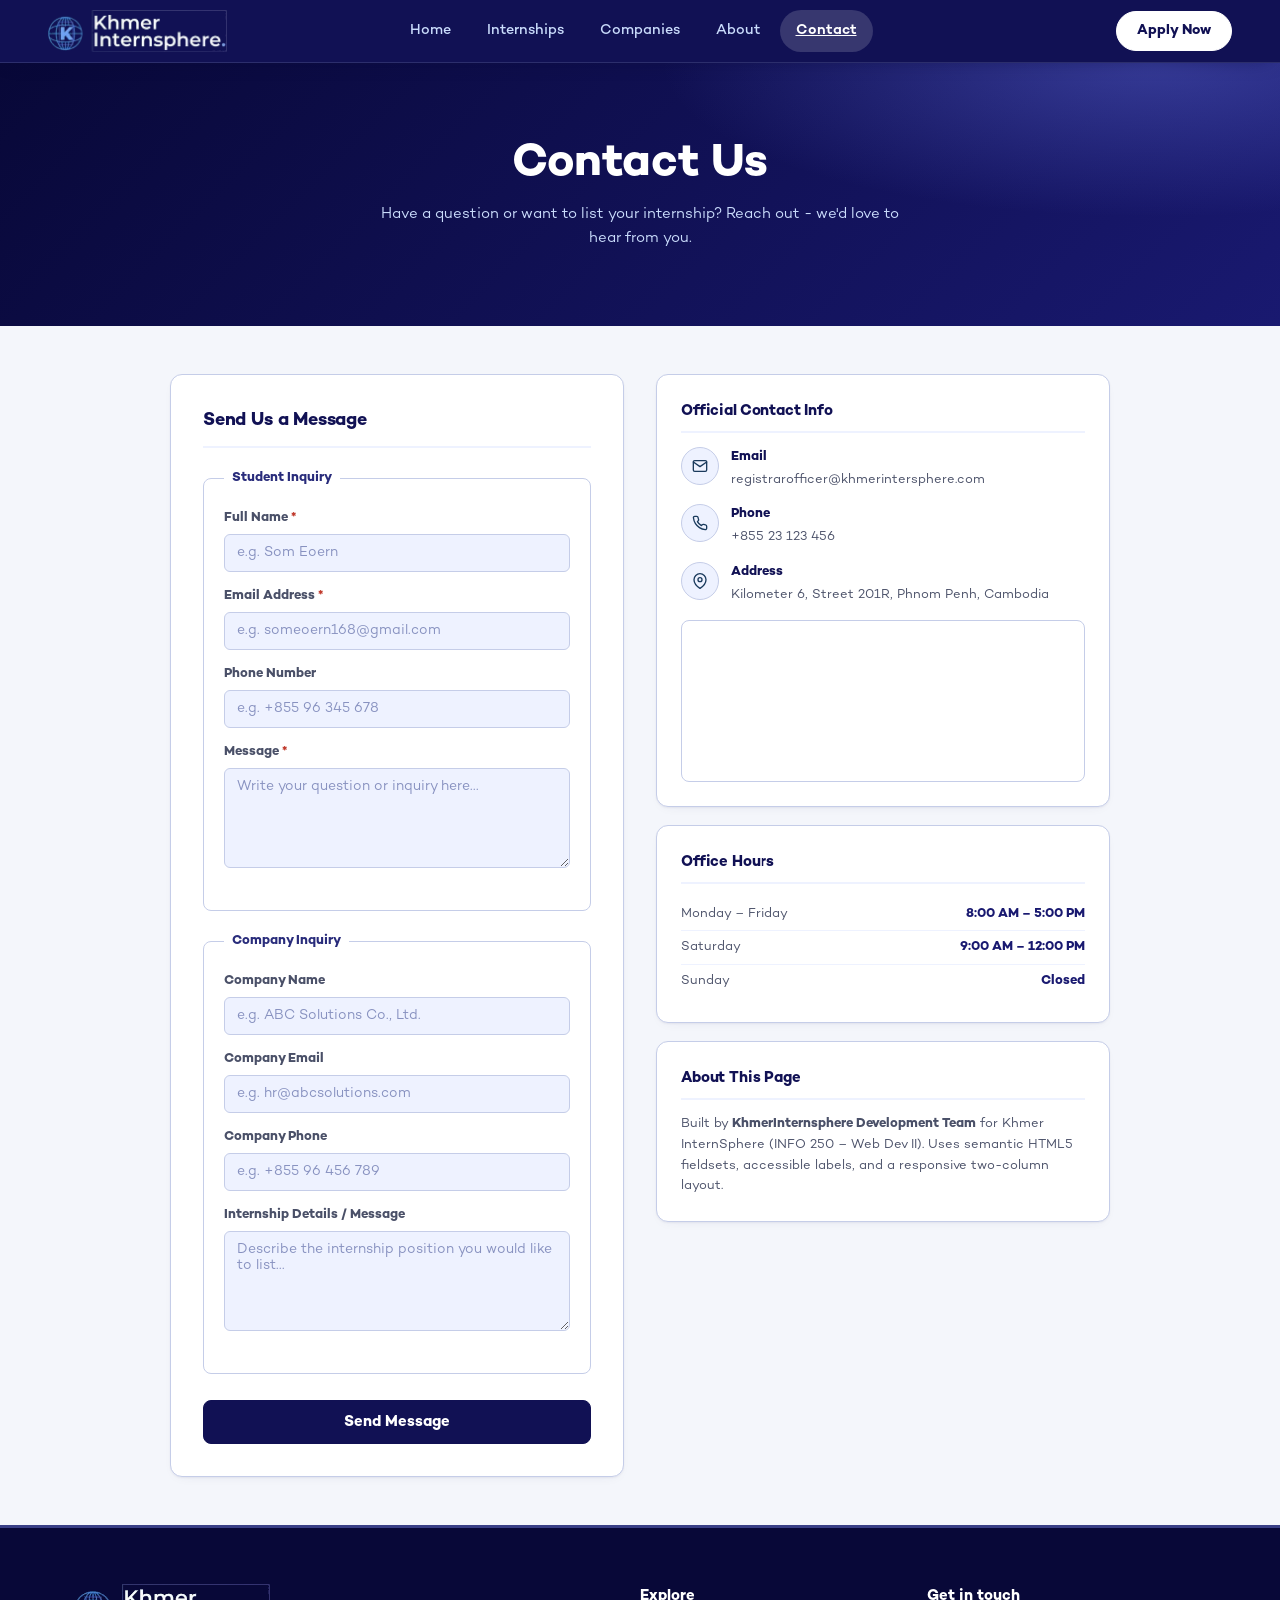
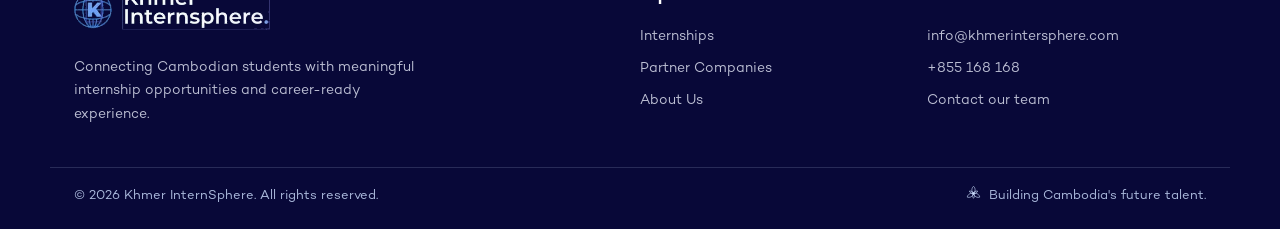
<file: contact.html>
<!DOCTYPE html>
<html lang="en">

<head>
    <meta charset="UTF-8">
    <meta name="viewport" content="width=device-width, initial-scale=1.0">
    <title>Khmer InternSphere</title>
    <link rel="icon" href="assets/favicon.ico" type="image/x-icon">
    <link rel="stylesheet" href="./css/style.css" />
    <link rel="stylesheet" href="./css/contact.css">
    <link rel="stylesheet" href="./css/nav.css" />

</head>

<body>
    <header>
        <div class="logo">
            <a href="home.html" aria-label="Khmer InternSphere home">
                <img src="./img/logo.png" alt="Khmer InternSphere Logo">
            </a>
        </div>
        <button class="burger" id="burgerBtn" aria-label="Toggle navigation" aria-expanded="false">
            <span></span><span></span><span></span>
        </button>
        <nav id="mainNav">
            <a href="home.html" data-i18n="home">Home</a>
            <a href="internships.html" data-i18n="internships">Internships</a>
            <a href="companies.html" data-i18n="companies">Companies</a>
            <a href="about.html" data-i18n="about">About</a>
            <a href="contact.html" data-i18n="contact">Contact</a>
        </nav>
        <div class="header-actions">
            <a class="apply-now" href="internships.html#internshipGrid" data-i18n="applyNow">Apply Now</a>
        </div>
    </header>
    <div class="nav-backdrop" id="navBackdrop"></div>
    <!-- put ur code here  -->

    <!-- ===================== PAGE HERO ===================== -->
    <div class="page-hero">
        <h1 data-i18n="contactHero">Contact Us</h1>
        <p>
            Have a question or want to list your internship? Reach out - we'd love
            to hear from you.
        </p>
    </div>
    <!-- ===================== MAIN CONTENT ===================== -->
    <main>
        <section class="form-card" aria-label="Contact form">
            <h2>Send Us a Message</h2>

            <form id="contact-form" action="#" method="POST" novalidate>
                <fieldset>
                    <legend>Student Inquiry</legend>

                    <div class="form-group">
                        <label for="student-name">Full Name <span class="req" aria-hidden="true">*</span></label>
                        <input type="text" id="student-name" name="student_name" placeholder="e.g. Som Eoern" required
                            aria-required="true" />
                    </div>

                    <div class="form-group">
                        <label for="student-email">Email Address
                            <span class="req" aria-hidden="true">*</span></label>
                        <input type="email" id="student-email" name="student_email"
                            placeholder="e.g. someoern168@gmail.com" required aria-required="true" />
                    </div>

                    <div class="form-group">
                        <label for="student-phone">Phone Number</label>
                        <input type="tel" id="student-phone" name="student_phone" placeholder="e.g. +855 96 345 678" required aria-required="true" />
                    </div>

                    <div class="form-group">
                        <label for="student-message">Message <span class="req" aria-hidden="true">*</span></label>
                        <textarea id="student-message" name="student_message"
                            placeholder="Write your question or inquiry here..." required
                            aria-required="true"></textarea>
                    </div>
                </fieldset>

                <!-- Company Inquiry Fields -->
                <fieldset>
                    <legend>Company Inquiry</legend>

                    <div class="form-group">
                        <label for="company-name">Company Name</label>
                        <input type="text" id="company-name" name="company_name"
                            placeholder="e.g. ABC Solutions Co., Ltd." />
                    </div>

                    <div class="form-group">
                        <label for="company-email">Company Email</label>
                        <input type="email" id="company-email" name="company_email"
                            placeholder="e.g. hr@abcsolutions.com" />
                    </div>

                    <div class="form-group">
                        <label for="company-phone">Company Phone</label>
                        <input type="tel" id="company-phone" name="company_phone" placeholder="e.g. +855 96 456 789" />
                    </div>

                    <div class="form-group">
                        <label for="company-message">Internship Details / Message</label>
                        <textarea id="company-message" name="company_message"
                            placeholder="Describe the internship position you would like to list..."></textarea>
                    </div>
                </fieldset>

                <button type="submit" class="submit-btn">Send Message</button>
            </form>
        </section>
        <aside class="info-sidebar" aria-label="Contact information">
            <div class="info-card">
                <h3>Official Contact Info</h3>

                <div class="contact-item">
                    <div class="contact-icon" aria-hidden="true">
                        <svg viewBox="0 0 24 24" fill="none" stroke="#1a3a5c" stroke-width="2" stroke-linecap="round"
                            stroke-linejoin="round">
                            <path d="M4 4h16c1.1 0 2 .9 2 2v12c0 1.1-.9 2-2 2H4c-1.1 0-2-.9-2-2V6c0-1.1.9-2 2-2z" />
                            <polyline points="22,6 12,13 2,6" />
                        </svg>
                    </div>
                    <div>
                        <strong>Email</strong>
                        <p>registrarofficer@khmerintersphere.com</p>
                    </div>
                </div>

                <div class="contact-item">
                    <div class="contact-icon" aria-hidden="true">
                        <svg viewBox="0 0 24 24" fill="none" stroke="#1a3a5c" stroke-width="2" stroke-linecap="round"
                            stroke-linejoin="round">
                            <path d="M22 16.92v3a2 2 0 01-2.18 2 19.79 19.79 0 01-8.63-3.07
                19.5 19.5 0 01-6-6A19.79 19.79 0 012.12 4.18 2 2 0 014.11 2h3
                a2 2 0 012 1.72c.127.96.361 1.903.7 2.81a2 2 0 01-.45 2.11
                L8.09 9.91a16 16 0 006 6l1.27-1.27a2 2 0 012.11-.45
                c.907.339 1.85.573 2.81.7A2 2 0 0122 16.92z" />
                        </svg>
                    </div>
                    <div>
                        <strong>Phone</strong>
                        <p>+855 23 123 456</p>
                    </div>
                </div>

                <div class="contact-item">
                    <div class="contact-icon" aria-hidden="true">
                        <svg viewBox="0 0 24 24" fill="none" stroke="#1a3a5c" stroke-width="2" stroke-linecap="round"
                            stroke-linejoin="round">
                            <path d="M21 10c0 7-9 13-9 13S3 17 3 10a9 9 0 0118 0z" />
                            <circle cx="12" cy="10" r="3" />
                        </svg>
                    </div>
                    <div>
                        <strong>Address</strong>
                        <p>Kilometer 6, Street 201R, Phnom Penh, Cambodia</p>
                    </div>
                </div>

                <div class="map-embed">
                    <iframe src="https://maps.google.com/maps?q=JW82%2BC95+Phnom+Penh+Cambodia&output=embed&z=16"
                        allowfullscreen loading="lazy" title="Khmer InternSphere location"></iframe>
                </div>
            </div>

            <div class="info-card">
                <h3>Office Hours</h3>
                <table class="hours-table" aria-label="Office hours">
                    <tbody>
                        <tr>
                            <td>Monday – Friday</td>
                            <td>8:00 AM – 5:00 PM</td>
                        </tr>
                        <tr>
                            <td>Saturday</td>
                            <td>9:00 AM – 12:00 PM</td>
                        </tr>
                        <tr>
                            <td>Sunday</td>
                            <td>Closed</td>
                        </tr>
                    </tbody>
                </table>
            </div>

            <div class="info-card">
                <h3>About This Page</h3>
                <p>
                    Built by <strong>KhmerInternsphere Development Team</strong> for Khmer InternSphere (INFO
                    250 – Web Dev II). Uses semantic HTML5 fieldsets, accessible labels,
                    and a responsive two-column layout.
                </p>
            </div>
        </aside>
    </main>




    <footer class="site-footer">
        <div class="footer-content">
            <div class="footer-brand">
                <a class="footer-logo" href="home.html" aria-label="Khmer InternSphere home">
                    <img src="./img/logo.png" alt="Khmer InternSphere">
                </a>
                <p>Connecting Cambodian students with meaningful internship opportunities and career-ready experience.</p>
            </div>
            <div class="footer-links">
                <h2>Explore</h2>
                <a href="internships.html">Internships</a>
                <a href="companies.html">Partner Companies</a>
                <a href="about.html">About Us</a>
            </div>
            <address class="footer-contact">
                <h2>Get in touch</h2>
                <a href="mailto:info@khmerintersphere.com">info@khmerintersphere.com</a>
                <a href="tel:+855168168">+855 168 168</a>
                <a href="contact.html">Contact our team</a>
            </address>
        </div>
        <div class="footer-bottom">
            <p>&copy; 2026 Khmer InternSphere. All rights reserved.</p>
            <p>Building Cambodia's future talent.</p>
        </div>
    </footer>

    <!-- ===================== THANK YOU OVERLAY ===================== -->
    <div id="thankyou-overlay" class="thankyou-overlay" tabindex="-1" role="dialog" aria-modal="true" aria-label="Thank you message">
        <div class="thankyou-card">
            <div class="thankyou-icon">✉️</div>
            <h2>Thank You!</h2>
            <p>This demo validates the form in your browser. It does not send an email.</p>
            <p class="thankyou-sub">— Khmer InternSphere Team</p>
            <button id="back-btn" class="thankyou-back-btn">Back to Contact</button>
        </div>
    </div>

</body>
<script src="js/config.js"></script>
<script src="js/api-client.js"></script>
<script src="js/contact.js"></script>
<script src="js/main.js"></script>
</html>
</file>
<file: css/style.css>
/* ============================================================
   style.css - Khmer InternSphere (global styles, Member 3)
   Link this on EVERY page, before nav.css and the page's own CSS:
     <link rel="stylesheet" href="./css/style.css" />
     <link rel="stylesheet" href="./css/nav.css" />
   Contains: design tokens, reset, base, layout, buttons, hero,
   stats and footer. Header and navigation live in nav.css.
   ============================================================ */

/* =========================
   DESIGN TOKENS
   ========================= */
:root {
    /* colors (same names as before, so other pages keep working) */
    --blue-darkest: #080838;
    --blue-dark: #111154;
    --blue-mid: #191970;
    --blue-light: #292c7b;
    --blue-accent: #393f86;
    --blue-pale: #cadcfc;
    --blue-xpale: #eef2ff;
    --white: #ffffff;
    --gray-light: #f4f6fb;
    --gray-border: #c5cde8;
    --gray-text: #4a5068;
    --red-req: #c0392b;

    /* new tokens */
    --success: #1e8e5a;
    --danger: #c0392b;
    --radius-sm: 8px;
    --radius: 12px;
    --radius-lg: 16px;
    --shadow-sm: 0 1px 2px rgba(17, 17, 84, 0.06), 0 1px 3px rgba(17, 17, 84, 0.08);
    --shadow-md: 0 4px 12px rgba(17, 17, 84, 0.1);
    --shadow-lg: 0 12px 32px rgba(17, 17, 84, 0.16);
    --font: "Inter", "Segoe UI", system-ui, -apple-system, Roboto,
            "Helvetica Neue", Arial, sans-serif;
}

/* =========================
   RESET + BASE
   ========================= */
html {
    scroll-behavior: smooth;
    -webkit-text-size-adjust: 100%;
}

* {
    box-sizing: border-box;
    margin: 0;
    padding: 0;
}

body {
    font-family: var(--font);
    font-size: 15px;
    line-height: 1.6;
    background-color: var(--gray-light);
    color: var(--blue-darkest);
    -webkit-font-smoothing: antialiased;
}

button,
input,
select,
textarea {
    font-family: inherit;
}

img {
    max-width: 100%;
}

:focus-visible {
    outline: 3px solid rgba(57, 63, 134, 0.55);
    outline-offset: 2px;
}

/* =========================
   LAYOUT + TYPOGRAPHY
   ========================= */
.container {
    max-width: 1100px;
    margin: auto;
    padding: 0 20px;
    text-align: center;
}

.section-title {
    font-size: clamp(24px, 3.5vw, 32px);
    font-weight: 800;
    letter-spacing: -0.01em;
    line-height: 1.2;
    color: var(--blue-dark);
    margin-bottom: 14px;
}

.section-title::after {
    content: "";
    display: block;
    width: 44px;
    height: 3px;
    border-radius: 3px;
    background: var(--blue-accent);
    margin: 12px auto 0;
}

.section-text {
    color: var(--gray-text);
    font-size: 16px;
    line-height: 1.75;
}

/* =========================
   BUTTONS
   ========================= */
.btn {
    display: inline-flex;
    align-items: center;
    justify-content: center;
    gap: 6px;
    padding: 12px 26px;
    border: 2px solid transparent;
    border-radius: 10px;
    font-size: 15px;
    font-weight: 700;
    text-decoration: none;
    cursor: pointer;
    transition: transform 0.2s ease, box-shadow 0.2s ease,
                background 0.2s ease, color 0.2s ease;
}

.btn:hover {
    transform: translateY(-2px);
}

.btn-primary {
    background: var(--white);
    color: var(--blue-dark);
    box-shadow: 0 4px 14px rgba(0, 0, 0, 0.18);
}

.btn-primary:hover {
    background: var(--blue-xpale);
    box-shadow: 0 8px 22px rgba(0, 0, 0, 0.24);
}

.btn-outline {
    background: transparent;
    color: var(--white);
    border-color: rgba(255, 255, 255, 0.55);
}

.btn-outline:hover {
    background: rgba(255, 255, 255, 0.1);
    border-color: var(--white);
}

.btn-group {
    display: flex;
    justify-content: center;
    gap: 14px;
    flex-wrap: wrap;
}

/* =========================
   HERO
   ========================= */
.hero {
    position: relative;
    overflow: hidden;
    padding: clamp(64px, 10vw, 112px) 20px;
    background:
        radial-gradient(900px 420px at 88% -10%, rgba(93, 104, 214, 0.45), transparent 60%),
        radial-gradient(600px 300px at 5% 110%, rgba(57, 63, 134, 0.5), transparent 60%),
        linear-gradient(135deg, var(--blue-darkest), var(--blue-mid));
    color: var(--white);
    text-align: center;
}

.hero-flex {
    display: flex;
    justify-content: center;
    align-items: center;
}

.hero h1 {
    max-width: 780px;
    margin: 0 auto 16px;
    font-size: clamp(28px, 4.6vw, 46px);
    font-weight: 800;
    line-height: 1.15;
    letter-spacing: -0.02em;
}

.hero p {
    max-width: 620px;
    margin: 0 auto 32px;
    font-size: clamp(16px, 2vw, 18px);
    line-height: 1.7;
    color: var(--blue-pale);
}

/* =========================
   STATS
   ========================= */
.stats {
    padding: 36px 20px;
    background: var(--blue-dark);
    color: var(--white);
    border-top: 1px solid rgba(202, 220, 252, 0.1);
}

.stats-grid {
    display: flex;
    justify-content: space-around;
    flex-wrap: wrap;
    gap: 24px;
}

.stats-grid h2 {
    font-size: clamp(28px, 4vw, 38px);
    font-weight: 800;
    letter-spacing: -0.02em;
    line-height: 1.1;
}

.stats-grid p {
    margin-top: 4px;
    font-size: 12.5px;
    font-weight: 600;
    letter-spacing: 0.1em;
    text-transform: uppercase;
    color: var(--blue-pale);
}

/* =========================
   FOOTER
   ========================= */
footer {
    background: var(--blue-darkest);
    color: var(--blue-pale);
    text-align: center;
    padding: 36px 20px 28px;
    font-size: 13px;
}

.footer-logo img {
    height: 40px;
    margin-bottom: 12px;
}

footer p {
    max-width: 720px;
    margin: 6px auto;
    color: rgba(202, 220, 252, 0.85);
}

.footer-copy {
    margin-top: 16px;
    padding-top: 16px;
    border-top: 1px solid rgba(202, 220, 252, 0.12);
    color: rgba(202, 220, 252, 0.6);
}

/* Shared site footer */
.logo a {
    display: flex;
    align-items: center;
    border-radius: 6px;
}

button,
.btn {
    border-radius: 999px;
}

.site-footer {
    margin-top: 0;
    padding: 0;
    overflow: hidden;
    background:
        radial-gradient(circle at 12% 0%, rgba(57, 63, 134, 0.65), transparent 34%),
        linear-gradient(135deg, #080838, #111154);
    color: #cadcfc;
    text-align: left;
    font-size: 14px;
}

.footer-content {
    display: grid;
    grid-template-columns: minmax(240px, 1.8fr) minmax(150px, 0.8fr) minmax(190px, 1fr);
    gap: clamp(28px, 6vw, 72px);
    max-width: 1180px;
    margin: 0 auto;
    padding: 52px 24px 42px;
}

.footer-brand p {
    max-width: 390px;
    margin: 14px 0 0;
    color: rgba(238, 242, 255, 0.82);
    line-height: 1.75;
}

.footer-logo {
    display: inline-flex;
    align-items: center;
    border-radius: 8px;
}

.footer-logo img {
    display: block;
    width: auto;
    height: 46px;
}

.footer-links,
.footer-contact {
    display: flex;
    flex-direction: column;
    align-items: flex-start;
    gap: 9px;
    margin: 0;
    font-style: normal;
}

.footer-links h2,
.footer-contact h2 {
    margin: 0 0 5px;
    color: #ffffff;
    font-size: 14px;
    font-weight: 700;
    letter-spacing: 0.08em;
    text-transform: uppercase;
}

.site-footer a {
    color: rgba(238, 242, 255, 0.82);
    text-decoration: none;
    transition: color 0.2s ease, transform 0.2s ease;
}

.site-footer a:hover {
    color: #ffffff;
    transform: translateX(3px);
}

.footer-logo:hover {
    transform: none;
}

.footer-bottom {
    display: flex;
    justify-content: space-between;
    gap: 16px;
    max-width: 1180px;
    margin: 0 auto;
    padding: 18px 24px 20px;
    border-top: 1px solid rgba(202, 220, 252, 0.18);
    color: rgba(202, 220, 252, 0.7);
    font-size: 12.5px;
}

.footer-bottom p {
    margin: 0;
}

@media (max-width: 720px) {
    .footer-content {
        grid-template-columns: 1fr 1fr;
        gap: 32px;
        padding: 42px 20px 34px;
    }

    .footer-brand {
        grid-column: 1 / -1;
    }

    .footer-bottom {
        flex-direction: column;
        gap: 6px;
        padding: 16px 20px 18px;
    }
}

@media (max-width: 440px) {
    .footer-content {
        grid-template-columns: 1fr;
    }

    .footer-brand {
        grid-column: auto;
    }
}

/* =========================
   ACCESSIBILITY
   ========================= */
@media (prefers-reduced-motion: reduce) {
    * {
        animation-duration: 0.01ms !important;
        transition-duration: 0.01ms !important;
        scroll-behavior: auto !important;
    }
}

/* ===== Footer (was footer.css) ===== */
/* Styles the shared site footer. */
/* Shared site footer */
.logo a {
    display: flex;
    align-items: center;
    border-radius: 6px;
}

button,
.btn {
    border-radius: 999px;
}

.site-footer {
    margin-top: 0;
    padding: 0;
    overflow: hidden;
    background:
        radial-gradient(circle at 12% 0%, rgba(57, 63, 134, 0.65), transparent 34%),
        linear-gradient(135deg, #080838, #111154);
    color: #cadcfc;
    text-align: left;
    font-size: 14px;
}

.footer-content {
    display: grid;
    grid-template-columns: minmax(240px, 1.8fr) minmax(150px, 0.8fr) minmax(190px, 1fr);
    gap: clamp(28px, 6vw, 72px);
    max-width: 1180px;
    margin: 0 auto;
    padding: 52px 24px 42px;
}

.footer-brand p {
    max-width: 390px;
    margin: 14px 0 0;
    color: rgba(238, 242, 255, 0.82);
    line-height: 1.75;
}

.footer-logo {
    display: inline-flex;
    align-items: center;
    border-radius: 8px;
}

.footer-logo img {
    display: block;
    width: auto;
    height: 46px;
}

.footer-links,
.footer-contact {
    display: flex;
    flex-direction: column;
    align-items: flex-start;
    gap: 9px;
    margin: 0;
    font-style: normal;
}

.footer-links h2,
.footer-contact h2 {
    margin: 0 0 5px;
    color: #ffffff;
    font-size: 14px;
    font-weight: 700;
    letter-spacing: 0.08em;
    text-transform: uppercase;
}

.site-footer a {
    color: rgba(238, 242, 255, 0.82);
    text-decoration: none;
    transition: color 0.2s ease, transform 0.2s ease;
}

.site-footer a:hover {
    color: #ffffff;
    transform: translateX(3px);
}

.footer-logo:hover {
    transform: none;
}

.footer-bottom {
    display: flex;
    justify-content: space-between;
    gap: 16px;
    max-width: 1180px;
    margin: 0 auto;
    padding: 18px 24px 20px;
    border-top: 1px solid rgba(202, 220, 252, 0.18);
    color: rgba(202, 220, 252, 0.7);
    font-size: 12.5px;
}

.footer-bottom p {
    margin: 0;
}

@media (max-width: 720px) {
    .footer-content {
        grid-template-columns: 1fr 1fr;
        gap: 32px;
        padding: 42px 20px 34px;
    }

    .footer-brand {
        grid-column: 1 / -1;
    }

    .footer-bottom {
        flex-direction: column;
        gap: 6px;
        padding: 16px 20px 18px;
    }
}

@media (max-width: 440px) {
    .footer-content {
        grid-template-columns: 1fr;
    }

    .footer-brand {
        grid-column: auto;
    }
}
</file>
<file: css/contact.css>
/* CSS VARIABLES (Color Palette) */
/* ============================================================
   style.css — Khmer InternSphere
   Theme  : White & Midnight Blue
   ============================================================ */

html {
  scroll-behavior: smooth;
}

* {
  box-sizing: border-box;
  margin: 0;
  padding: 0;
  font-family: Arial, sans-serif;
}

/* =========================
   VARIABLES
   ========================= */
:root {
  --blue-darkest: #080838;
  --blue-dark: #111154;
  --blue-mid: #191970;
  --blue-light: #292c7b;
  --blue-accent: #393f86;
  --blue-pale: #cadcfc;
  --blue-xpale: #eef2ff;
  --white: #ffffff;
  --gray-light: #f4f6fb;
  --gray-border: #c5cde8;
  --gray-text: #4a5068;
  --red-req: #c0392b;
}

.logo-track {
  display: flex;
  gap: 20px;
  will-change: transform;
}

/* =========================
   BASE
   ========================= */
body {
  font-size: 15px;
  line-height: 1.6;
  background-color: var(--gray-light);
  color: var(--blue-darkest);
}

/* =========================
   LAYOUT
   ========================= */
.container {
  max-width: 1100px;
  margin: auto;
  padding: 0 20px;
  text-align: center;
}

/* =========================
   HEADER
   ========================= */
header {
  background-color: var(--blue-dark);
  padding: 14px 40px;
  display: flex;
  justify-content: space-between;
  align-items: center;
  position: sticky;
  top: 0;
  z-index: 50;
  border-bottom: 1px solid var(--blue-light);
}

/* =========================
   NAVIGATION & LOGO
   ========================= */
.logo {
  display: flex;
  align-items: center;
  gap: 10px;
}

.logo img {
  height: 52px;
}

nav a {
  color: var(--blue-pale);
  text-decoration: none;
  margin-left: 24px;
  font-size: 14px;
  transition: 0.2s;
}

nav a:hover,
nav a.active {
  color: var(--white);
  text-decoration: underline;
  border-bottom: 2px solid var(--white);
}

/* =========================
   HERO SECTION
   ========================= */
.hero {
  padding: 90px 20px;
  background: linear-gradient(to right, var(--blue-darkest), var(--blue-mid));
  color: var(--white);
  text-align: center;
}

.hero h1 {
  font-size: 40px;
  margin-bottom: 14px;
}

.hero p {
  font-size: 17px;
  color: var(--blue-pale);
  margin-bottom: 28px;
}

.hero-flex {
  display: flex;
  justify-content: center;
  align-items: center;
}

.stats {
  background: var(--blue-dark);
  color: white;
}

.stats-grid {
  display: flex;
  justify-content: space-around;
}

:root {
  /* Blues — dark to light */
  --blue-darkest: #080838;
  /* footer, overlays */
  --blue-dark: #111154;
  /* header, buttons */
  --blue-mid: #191970;
  /* hero, submit button */
  --blue-light: #292c7b;
  /* accents, legends */
  --blue-accent: #393f86;
  /* hover states */
  --blue-pale: #cadcfc;
  /* text on dark backgrounds */
  --blue-xpale: #eef2ff;
  /* input backgrounds */

  /* Neutrals */
  --white: #ffffff;
  --gray-light: #f4f6fb;
  /* page background */
  --gray-border: #c5cde8;
  /* borders */
  --gray-text: #4a5068;
  /* body text */

  /* Validation */
  --red-req: #c0392b;
  /* required field asterisk */
}

/* PAGE HERO (Banner below header) */
.page-hero {
  background-color: var(--blue-mid);
  color: var(--white);
  text-align: center;
  padding: 52px 20px 44px;
}

.page-hero h1 {
  font-size: 34px;
  margin-bottom: 10px;
}

.page-hero p {
  font-size: 15px;
  color: var(--blue-pale);
  max-width: 520px;
  margin: 0 auto;
}

/* MAIN LAYOUT (Two-column grid) */
main {
  max-width: 980px;
  margin: 48px auto;
  padding: 0 20px;
  display: grid;
  grid-template-columns: 1fr 1fr;
  gap: 32px;
}

/*  CARDS (Form card & Info cards) */
.form-card,
.info-card {
  background: var(--white);
  border-radius: 12px;
  border: 1px solid var(--gray-border);
}

.form-card {
  padding: 32px;
}

.info-card {
  padding: 24px;
}

.form-card h2 {
  font-size: 18px;
  color: var(--blue-dark);
  margin-bottom: 20px;
  padding-bottom: 10px;
  border-bottom: 2px solid var(--blue-xpale);
}

.info-card h3 {
  font-size: 15px;
  color: var(--blue-dark);
  margin-bottom: 14px;
  padding-bottom: 8px;
  border-bottom: 2px solid var(--blue-xpale);
}

/*  FORM — FIELDSETS & LABELS */
fieldset {
  border: 1px solid var(--gray-border);
  border-radius: 8px;
  padding: 20px;
  margin-bottom: 20px;
}

legend {
  font-size: 13px;
  font-weight: bold;
  color: var(--blue-light);
  padding: 0 8px;
  background: var(--white);
}

.form-group {
  margin-bottom: 14px;
}

.form-group label {
  display: block;
  font-size: 13px;
  font-weight: bold;
  color: var(--blue-dark);
  margin-bottom: 5px;
}

.req {
  color: var(--red-req);
}

/*  FORM — INPUT FIELDS & TEXTAREA */
input[type="text"],
input[type="email"],
input[type="tel"],
textarea {
  width: 100%;
  padding: 10px 12px;
  border: 1px solid var(--gray-border);
  border-radius: 6px;
  font-size: 14px;
  font-family: Arial, sans-serif;
  background-color: var(--blue-xpale);
  color: var(--blue-darkest);
  transition:
    border-color 0.2s,
    background-color 0.2s;
}

input[type="text"]::placeholder,
input[type="email"]::placeholder,
input[type="tel"]::placeholder,
textarea::placeholder {
  color: #8892c0;
}

input[type="text"]:focus,
input[type="email"]:focus,
input[type="tel"]:focus,
textarea:focus {
  border-color: var(--blue-light);
  background-color: var(--white);
  outline: none;
  box-shadow: 0 0 0 3px rgba(25, 25, 112, 0.15);
}

textarea {
  resize: vertical;
  min-height: 100px;
}

/* FORM — SUBMIT BUTTON */
.submit-btn {
  width: 100%;
  padding: 12px;
  background-color: var(--blue-mid);
  color: var(--white);
  font-size: 15px;
  font-weight: bold;
  font-family: Arial, sans-serif;
  border: none;
  border-radius: 8px;
  cursor: pointer;
  margin-top: 6px;
  transition:
    background-color 0.2s,
    transform 0.1s;
}

.submit-btn:hover {
  background-color: var(--blue-dark);
}

.submit-btn:active {
  transform: scale(0.98);
}

/* INFO SIDEBAR */
.info-sidebar {
  display: flex;
  flex-direction: column;
  gap: 18px;
}

/* Contact items (icon + text) */
.contact-item {
  display: flex;
  align-items: flex-start;
  gap: 12px;
  margin-bottom: 14px;
}

.contact-icon {
  width: 38px;
  height: 38px;
  background-color: var(--blue-xpale);
  border-radius: 50%;
  border: 1px solid var(--gray-border);
  display: flex;
  align-items: center;
  justify-content: center;
  flex-shrink: 0;
}

.contact-icon svg {
  width: 16px;
  height: 16px;
}

.contact-item strong {
  display: block;
  font-size: 13px;
  color: var(--blue-dark);
  margin-bottom: 2px;
}

.contact-item p {
  font-size: 13px;
  color: var(--gray-text);
  line-height: 1.4;
}

/* Google Map embed */
.map-embed {
  border-radius: 8px;
  overflow: hidden;
  margin-top: 4px;
  border: 1px solid var(--gray-border);
}

.map-embed iframe {
  width: 100%;
  height: 160px;
  border: 0;
  display: block;
}

/* Office hours table */
.hours-table {
  width: 100%;
  font-size: 13px;
  border-collapse: collapse;
}

.hours-table td {
  padding: 6px 0;
  color: var(--gray-text);
  border-bottom: 1px solid var(--blue-xpale);
}

.hours-table tr:last-child td {
  border-bottom: none;
}

.hours-table td:last-child {
  text-align: right;
  font-weight: bold;
  color: var(--blue-mid);
}

/* About note text */
.info-card p {
  font-size: 13px;
  color: var(--gray-text);
  line-height: 1.6;
}

/*  FOOTER */
footer {
  background-color: var(--blue-darkest);
  color: var(--blue-pale);
  text-align: center;
  padding: 20px;
  font-size: 13px;
  margin-top: 20px;
}

/* THANK YOU OVERLAY (Full-screen success message) */
.thankyou-overlay {
  display: none;
  /* hidden by default */
  position: fixed;
  inset: 0;
  background-color: var(--blue-mid);
  z-index: 9999;
  flex-direction: column;
  align-items: center;
  justify-content: center;
  text-align: center;
  padding: 40px 20px;
}

.thankyou-overlay.visible {
  display: flex;
  /* shown when .visible class is added */
}

.thankyou-overlay .checkmark {
  width: 90px;
  height: 90px;
  background-color: rgba(255, 255, 255, 0.15);
  border-radius: 50%;
  display: flex;
  align-items: center;
  justify-content: center;
  margin-bottom: 28px;
}

.thankyou-overlay .checkmark svg {
  width: 44px;
  height: 44px;
}

.thankyou-overlay h1 {
  font-size: 42px;
  font-weight: bold;
  color: var(--white);
  margin-bottom: 16px;
}

.thankyou-overlay p {
  font-size: 17px;
  color: var(--blue-pale);
  max-width: 480px;
  line-height: 1.8;
  margin-bottom: 40px;
}

.thankyou-overlay .back-btn {
  display: inline-block;
  padding: 14px 36px;
  background-color: var(--white);
  color: var(--blue-dark);
  font-size: 15px;
  font-weight: bold;
  font-family: Arial, sans-serif;
  border: none;
  border-radius: 8px;
  cursor: pointer;
  transition:
    background-color 0.2s,
    transform 0.1s;
}

.thankyou-overlay .back-btn:hover {
  background-color: var(--blue-pale);
}

.thankyou-overlay .back-btn:active {
  transform: scale(0.97);
}
/* ===================== THANK YOU OVERLAY ===================== */
.thankyou-overlay {
  display: none;
  position: fixed;
  inset: 0;
  background: rgba(8, 8, 56, 0.65);
  backdrop-filter: blur(6px);
  z-index: 2000;
  justify-content: center;
  align-items: center;
  padding: 20px;
}

.thankyou-overlay.visible {
  display: flex;
  animation: fadeInTY 0.3s ease;
}

@keyframes fadeInTY {
  from {
    opacity: 0;
  }
  to {
    opacity: 1;
  }
}

.thankyou-card {
  background: white;
  border-radius: 24px;
  padding: 48px 40px 40px;
  max-width: 420px;
  width: 100%;
  text-align: center;
  box-shadow: 0 32px 80px rgba(8, 8, 56, 0.28);
  animation: popUpTY 0.35s cubic-bezier(0.34, 1.56, 0.64, 1);
}

@keyframes popUpTY {
  from {
    transform: scale(0.85) translateY(20px);
    opacity: 0;
  }
  to {
    transform: scale(1) translateY(0);
    opacity: 1;
  }
}

.thankyou-icon {
  font-size: 3.5rem;
  margin-bottom: 16px;
  animation: bounceTY 0.6s 0.2s ease both;
}

@keyframes bounceTY {
  0% {
    transform: scale(0);
  }
  60% {
    transform: scale(1.2);
  }
  100% {
    transform: scale(1);
  }
}

.thankyou-card h2 {
  font-size: 1.9rem;
  font-weight: 800;
  color: #111154;
  margin-bottom: 12px;
}

.thankyou-card p {
  font-size: 0.95rem;
  color: #4a5068;
  line-height: 1.6;
  margin-bottom: 8px;
}

.thankyou-sub {
  font-size: 0.82rem !important;
  color: #8a93b0 !important;
  font-style: italic;
  margin-bottom: 28px !important;
}

.thankyou-back-btn {
  background: linear-gradient(135deg, #111154, #292c7b);
  color: white;
  border: none;
  padding: 12px 36px;
  border-radius: 40px;
  font-size: 0.9rem;
  font-weight: 700;
  cursor: pointer;
  transition:
    transform 0.2s,
    box-shadow 0.2s;
}

.thankyou-back-btn:hover {
  transform: translateY(-2px);
  box-shadow: 0 8px 20px rgba(17, 17, 84, 0.3);
}
@media (max-width: 700px) {
  main {
    grid-template-columns: 1fr;
    /* switch to single column */
    margin: 28px auto;
  }

  .page-hero h1 {
    font-size: 26px;
  }
}
</file>
<file: css/nav.css>
@import url("https://fonts.googleapis.com/css2?family=Noto+Sans+Khmer:wght@400;500;600;700&display=swap");

/* ============================================================
   nav.css - Khmer InternSphere (header + navigation, Member 3)
   The SAME header/nav markup and this file are used on all pages.
   Needs style.css (design tokens) linked before it.
   JS hooks used by main.js: #burgerBtn, #mainNav, #navBackdrop,
   classes .open, .nav-open, .active

   Desktop layout: a 3-column grid  [ logo | menu | actions ].
   The two outer columns are equal (1fr), so the menu always sits
   exactly in the middle of the bar and can never overlap the logo
   or the Apply Now button.
   ============================================================ */

/* =========================
   HEADER
   ========================= */
header {
  position: sticky;
  top: 0;
  z-index: 100;
  display: grid;
  grid-template-columns: 1fr auto 1fr;
  align-items: center;
  column-gap: 24px;
  padding: 12px clamp(20px, 4vw, 48px);
  background: rgba(17, 17, 84, 0.94);
  -webkit-backdrop-filter: saturate(140%) blur(10px);
  backdrop-filter: saturate(140%) blur(10px);
  border-bottom: 1px solid rgba(202, 220, 252, 0.14);
  box-shadow: 0 2px 12px rgba(8, 8, 56, 0.25);
}

.logo {
  display: flex;
  align-items: center;
  justify-self: start;
  gap: 10px;
  flex-shrink: 0;
}

.logo img {
  display: block;
  height: 44px;
}

/* =========================
   DESKTOP NAV  (centered in the bar)
   ========================= */
nav {
  display: flex;
  align-items: center;
  justify-content: center;
  justify-self: center;
  gap: 4px;
}

nav a {
  position: relative;
  margin: 0;
  padding: 8px 14px;
  border-radius: var(--radius-sm);
  color: var(--blue-pale);
  font-size: 14.5px;
  font-weight: 500;
  text-decoration: none;
  white-space: nowrap;
  border-bottom: none;
  transition: color 0.2s ease, background 0.2s ease;
}

nav a:hover {
  color: var(--white);
  background: rgba(255, 255, 255, 0.08);
}

nav a.active {
  color: var(--white);
  font-weight: 600;
  background: transparent;
  border-bottom: none;
}

nav a.active::after {
  content: "";
  position: absolute;
  left: 14px;
  right: 14px;
  bottom: 3px;
  height: 2px;
  border-radius: 2px;
  background: var(--white);
}

.header-actions {
  display: flex;
  align-items: center;
  justify-content: flex-end;
  justify-self: end;
  gap: 10px;
}

.apply-now {
  display: inline-flex;
  align-items: center;
  justify-content: center;
  min-height: 38px;
  padding: 0 16px;
  background: var(--white);
  border: 1px solid var(--white);
  border-radius: 999px;
  color: var(--blue-dark);
  font-size: 13px;
  font-weight: 700;
  text-decoration: none;
  white-space: nowrap;
  cursor: pointer;
  transition: background 0.2s ease, color 0.2s ease, transform 0.2s ease;
}

.apply-now:hover {
  background: var(--blue-pale);
  border-color: var(--blue-pale);
  transform: translateY(-1px);
}

/* Narrow desktop / tablet: keep the menu centered but a little tighter */
@media (min-width: 769px) and (max-width: 960px) {
  header {
    column-gap: 14px;
  }

  .logo img {
    height: 38px;
  }

  nav a {
    padding: 8px 9px;
    font-size: 14px;
  }

  nav a.active::after {
    left: 9px;
    right: 9px;
  }

  .apply-now {
    padding: 0 13px;
  }
}

/* =========================
   BURGER BUTTON (hidden on desktop)
   ========================= */
.burger {
  display: none;
  flex-direction: column;
  justify-content: center;
  align-items: center;
  gap: 5px;
  width: 42px;
  height: 42px;
  padding: 4px;
  background: transparent;
  border: none;
  border-radius: var(--radius-sm);
  cursor: pointer;
  transition: background 0.2s ease;
  z-index: 200;
  flex-shrink: 0;
}

.burger:hover {
  background: rgba(255, 255, 255, 0.1);
}

.burger span {
  display: block;
  width: 24px;
  height: 2.5px;
  background: var(--blue-pale);
  border-radius: 4px;
  transform-origin: center;
  transition: transform 0.3s ease, opacity 0.3s ease, width 0.3s ease;
}

.burger.open span:nth-child(1) {
  transform: translateY(7.5px) rotate(45deg);
}

.burger.open span:nth-child(2) {
  opacity: 0;
  width: 0;
}

.burger.open span:nth-child(3) {
  transform: translateY(-7.5px) rotate(-45deg);
}

/* dimmer behind the open mobile menu */
.nav-backdrop {
  display: none;
  position: fixed;
  inset: 0;
  background: rgba(8, 8, 56, 0.45);
  z-index: 98;
}

.nav-backdrop.active {
  display: block;
}

/* =========================
   MOBILE NAV
   (!important is kept on the header layout so older page CSS
   that stacks the header cannot break the burger layout)
   ========================= */
@media (max-width: 768px) {
  .burger {
    display: flex;
  }

  header {
    display: flex !important;
    flex-direction: row !important;
    flex-wrap: nowrap !important;
    justify-content: space-between !important;
    align-items: center !important;
    gap: 0 !important;
    padding: 10px 20px !important;
    position: sticky;
    top: 0;
  }

  .logo img {
    height: 38px;
  }

  #mainNav {
    display: none;
    flex-direction: column;
    align-items: stretch;
    justify-content: flex-start;
    justify-self: stretch; /* undo the desktop centering so the dropdown spans the full width */
    gap: 2px;
    position: absolute;
    top: 100%;
    left: 0;
    right: 0;
    transform: none;
    padding: 10px 12px 16px;
    background: var(--blue-dark);
    border-top: 1px solid rgba(202, 220, 252, 0.14);
    box-shadow: 0 16px 32px rgba(8, 8, 56, 0.35);
    z-index: 99;
    animation: navSlideDown 0.25s ease;
  }

  #mainNav.nav-open {
    display: flex;
  }

  #mainNav a {
    margin: 0 !important;
    padding: 13px 16px;
    border-radius: var(--radius-sm);
    font-size: 15px !important;
    color: var(--blue-pale) !important;
    text-decoration: none !important;
    border-bottom: none !important;
  }

  #mainNav a:hover,
  #mainNav a.active {
    background: rgba(255, 255, 255, 0.09);
    color: var(--white) !important;
  }

  #mainNav a.active::after {
    left: 16px;
    right: auto;
    width: 24px;
    bottom: 7px;
  }

  .header-actions {
    order: 2;
    gap: 6px;
    margin-left: auto;
  }

  .burger {
    order: 3;
    margin-left: 8px;
  }

  .apply-now {
    min-height: 34px;
    padding: 0 10px;
    font-size: 11px;
  }
}

@keyframes navSlideDown {
    from { opacity: 0; transform: translateY(-8px); }
    to   { opacity: 1; transform: translateY(0); }
}

/* ===== Features (was features.css) ===== */
/* Adds shared card and interaction enhancements. */
/* Shared styles for the live listing, company, modal, and validation features. */
.listing-controls { display: grid; grid-template-columns: minmax(220px, 2fr) repeat(2, minmax(150px, 1fr)) auto; gap: 12px; align-items: end; margin: 32px 0 14px; }
.listing-controls label { display: grid; gap: 5px; color: #18235f; font-weight: 700; font-size: .84rem; }
.listing-controls input, .listing-controls select { min-height: 42px; padding: 9px 12px; border: 1px solid #c5cde8; border-radius: 9px; background: #fff; color: #172554; font: inherit; }
.listing-clear, .listing-state button, .company-state button { min-height: 42px; padding: 9px 16px; border: 0; border-radius: 9px; background: #111154; color: #fff; cursor: pointer; font: inherit; font-weight: 700; }
.results-count { color: #4a5068; margin: 0 0 18px; }
.listing-state, .company-state { margin: 24px 0; padding: 28px; border-radius: 12px; background: #eef2ff; color: #172554; text-align: center; }
.listing-state--error, .company-state--error { background: #fff1f2; color: #9f1239; }
.listing-spinner { display: inline-block; width: 18px; height: 18px; margin-right: 8px; border: 3px solid #c5cde8; border-top-color: #111154; border-radius: 50%; vertical-align: -4px; animation: kis-spin .8s linear infinite; }
@keyframes kis-spin { to { transform: rotate(360deg); } }
.internship-grid { display: grid; grid-template-columns: repeat(auto-fit, minmax(270px, 1fr)); gap: 20px; margin: 0 0 32px; }
.internship-card { position: relative; display: flex; min-height: 255px; flex-direction: column; gap: 14px; padding: 20px; border: 1px solid #dbe4ff; border-radius: 16px; background: #fff; box-shadow: 0 8px 24px rgba(17, 17, 84, .08); cursor: pointer; transition: transform .2s, box-shadow .2s; }
.internship-card:hover, .internship-card:focus { transform: translateY(-3px); box-shadow: 0 12px 28px rgba(17, 17, 84, .16); outline: none; }
.internship-card__top { display: flex; gap: 12px; align-items: flex-start; }
.internship-card__logo { width: 46px; height: 46px; flex: 0 0 auto; object-fit: contain; border: 1px solid #e5e7eb; border-radius: 10px; }
.internship-card h3 { margin: 2px 0 0; color: #111154; font-size: 1.05rem; line-height: 1.3; }
.internship-card__company { margin: 0; color: #4a5068; font-size: .86rem; }
.internship-card__description { margin: 0; color: #334155; font-size: .9rem; }
.internship-card__meta { display: flex; flex-wrap: wrap; gap: 7px; }
.internship-card__meta span { padding: 4px 8px; border-radius: 20px; background: #eef2ff; color: #293b82; font-size: .76rem; }
.internship-card footer { display: flex; justify-content: space-between; gap: 10px; align-items: center; margin-top: auto; color: #64748b; font-size: .76rem; }
.card-details { color: #111154; font-weight: 700; }
.save-btn { align-self: flex-start; padding: 7px 12px; border: 1px solid #111154; border-radius: 8px; background: #fff; color: #111154; cursor: pointer; font-weight: 700; }
.save-btn.is-saved { background: #111154; color: #fff; }
.save-btn:disabled { opacity: .6; cursor: progress; }

/* Shared overlay (internship + company modals) */
.internship-modal, .company-detail-modal { position: fixed; inset: 0; z-index: 200; display: none; align-items: center; justify-content: center; padding: 20px; background: rgba(8, 8, 56, .65); }
.internship-modal.is-open { display: flex; }
.internship-modal__close, .company-detail-modal__close { position: absolute; top: 12px; right: 12px; width: 36px; height: 36px; border: 0; border-radius: 50%; background: #eef2ff; color: #111154; cursor: pointer; font-size: 1.5rem; }

/* Company detail modal (companies page) */
.company-detail-modal > section { position: relative; width: min(760px, 100%); max-height: min(760px, calc(100vh - 40px)); overflow: auto; padding: 28px; border-radius: 16px; background: #fff; color: #172554; }
.company-detail-modal header { display: flex; gap: 16px; align-items: center; padding-right: 34px; }
.company-detail-modal header img { width: 62px; height: 62px; object-fit: contain; border: 1px solid #e5e7eb; border-radius: 12px; }
.company-detail-modal header p { margin: 0; color: #4a5068; }
.company-detail-modal h2 { margin: 4px 0; color: #111154; }
.company-job-list a { display: inline-block; padding: 8px 13px; border-radius: 8px; background: #111154; color: #fff; text-decoration: none; font-weight: 700; }
.live-company-card { display: flex; gap: 15px; align-items: center; padding: 18px; border: 1px solid #dbe4ff; border-radius: 14px; background: #fff; cursor: pointer; box-shadow: 0 6px 18px rgba(17, 17, 84, .07); }
.live-company-card:hover, .live-company-card:focus { border-color: #111154; outline: none; }
.live-company-card img { width: 52px; height: 52px; object-fit: contain; border: 1px solid #e5e7eb; border-radius: 10px; }
.live-company-card h2 { margin: 0; font-size: 1rem; color: #111154; }.live-company-card p { margin: 4px 0 0; color: #4a5068; font-size: .85rem; }.live-company-card > span { margin-left: auto; color: #111154; font-size: 2rem; }
.company-detail-modal { display: flex; }.company-job-list { display: grid; gap: 12px; margin-top: 22px; }.company-job-list article { padding: 16px; border: 1px solid #dbe4ff; border-radius: 10px; }.company-job-list h3, .company-job-list p { margin: 0 0 8px; }.company-job-list p { color: #4a5068; }
.field-error { margin: 5px 0 0; color: #b91c1c; font-size: .82rem; }.has-error { border-color: #b91c1c !important; }.contact-success { margin: 14px 0; color: #166534; font-weight: 700; }
@media (max-width: 720px) { .listing-controls { grid-template-columns: 1fr; }.company-detail-modal > section { padding: 22px 16px; } }


/* ============================================================
   INTERNSHIP DETAIL MODAL  ("View details")
   Built by js/detail-map.js.
   NOTE: the modal uses <div>s on purpose. The site-wide
   `header { ... }` and `footer { ... }` rules (nav.css / the page
   CSS) would otherwise turn the modal's title area and button row
   into dark navy bars.
   ============================================================ */
.internship-modal {
  -webkit-backdrop-filter: blur(4px);
  backdrop-filter: blur(4px);
  background: rgba(8, 8, 56, .62);
}

.internship-modal.is-open .internship-modal__dialog {
  animation: kis-modal-in .22s ease-out;
}

@keyframes kis-modal-in {
  from { opacity: 0; transform: translateY(14px) scale(.985); }
  to { opacity: 1; transform: none; }
}

.internship-modal__dialog {
  position: relative;
  display: flex;
  flex-direction: column;
  width: min(760px, 100%);
  max-height: min(780px, calc(100vh - 40px));
  max-height: min(780px, calc(100dvh - 40px));
  padding: 0;
  overflow: hidden;
  border-radius: 20px;
  background: #fff;
  color: #172554;
  box-shadow: 0 30px 80px rgba(8, 8, 56, .35);
}

.internship-modal__dialog .internship-modal__close {
  top: 16px;
  right: 16px;
  z-index: 3;
  display: flex;
  align-items: center;
  justify-content: center;
  width: 38px;
  height: 38px;
  padding: 0;
  border: 1px solid #dbe4ff;
  background: rgba(255, 255, 255, .92);
  color: #111154;
  font-size: 1.5rem;
  line-height: 1;
  transition: background .2s ease, color .2s ease, border-color .2s ease;
}

.internship-modal__dialog .internship-modal__close:hover {
  border-color: #111154;
  background: #111154;
  color: #fff;
}

#internship-modal-content {
  display: flex;
  flex: 1;
  flex-direction: column;
  min-height: 0;
}

/* ---- Title area ---- */
.detail-hero {
  display: flex;
  align-items: center;
  gap: 18px;
  padding: 28px 70px 24px 28px;
  border-bottom: 1px solid #e3e8fb;
  background: linear-gradient(135deg, #f6f8ff 0%, #e9efff 100%);
}

.detail-logo {
  flex: none;
  width: 68px;
  height: 68px;
  padding: 8px;
  object-fit: contain;
  border: 1px solid #dbe4ff;
  border-radius: 16px;
  background: #fff;
  box-shadow: 0 4px 12px rgba(17, 17, 84, .08);
}

.detail-logo--initial {
  display: flex;
  align-items: center;
  justify-content: center;
  padding: 0;
  border: 0;
  background: linear-gradient(135deg, #111154, #393f86);
  color: #fff;
  font-size: 1.7rem;
  font-weight: 700;
  text-transform: uppercase;
}

.detail-hero__text { min-width: 0; }

.detail-company {
  margin: 0 0 4px;
  color: #393f86;
  font-size: .8rem;
  font-weight: 700;
  letter-spacing: .07em;
  text-transform: uppercase;
}

.detail-company:empty { display: none; }

.detail-title {
  margin: 0;
  color: #111154;
  font-size: clamp(1.25rem, 2.6vw, 1.65rem);
  font-weight: 700;
  line-height: 1.25;
  overflow-wrap: anywhere;
}

/* ---- Scrolling body ---- */
.detail-body {
  flex: 1;
  min-height: 0;
  padding: 24px 28px 28px;
  overflow-y: auto;
  overscroll-behavior: contain;
}

.detail-facts {
  display: grid;
  grid-template-columns: repeat(4, minmax(0, 1fr));
  gap: 12px;
  margin: 0 0 28px;
}

.detail-fact {
  display: flex;
  flex-direction: column;
  gap: 6px;
  padding: 14px 16px;
  border: 1px solid #e3e8fb;
  border-radius: 14px;
  background: #fff;
}

.detail-fact dt {
  display: flex;
  align-items: center;
  gap: 6px;
  margin: 0;
  color: #6b7390;
  font-size: .7rem;
  font-weight: 700;
  letter-spacing: .08em;
  text-transform: uppercase;
}

.detail-fact dt .detail-icon { color: #393f86; }

.detail-fact dd {
  margin: 0;
  color: #111154;
  font-size: .95rem;
  font-weight: 600;
  line-height: 1.35;
  overflow-wrap: anywhere;
}

.detail-icon {
  flex: none;
  width: 15px;
  height: 15px;
}

.detail-section + .detail-section { margin-top: 28px; }

.detail-section__title {
  display: flex;
  align-items: center;
  gap: 12px;
  margin: 0 0 14px;
  color: #393f86;
  font-size: .78rem;
  font-weight: 700;
  letter-spacing: .1em;
  text-transform: uppercase;
}

.detail-section__title::after {
  content: "";
  flex: 1;
  height: 1px;
  background: #e3e8fb;
}

/* ---- Description (rich text) ---- */
.detail-description {
  color: #334155;
  font-size: .98rem;
  line-height: 1.75;
  overflow-wrap: anywhere;
}

.detail-description > * + * { margin-top: 12px; }

.detail-description h4 {
  margin-top: 22px;
  color: #111154;
  font-size: 1rem;
  font-weight: 700;
  line-height: 1.4;
}

.detail-description ul,
.detail-description ol {
  display: grid;
  gap: 8px;
  padding: 0;
  list-style: none;
}

.detail-description li { position: relative; padding-left: 22px; }
.detail-description li > p { margin: 0; }
.detail-description li > p + p { margin-top: 6px; }

.detail-description ul > li::before {
  content: "";
  position: absolute;
  top: .72em;
  left: 5px;
  width: 6px;
  height: 6px;
  border-radius: 50%;
  background: #393f86;
}

.detail-description ol { counter-reset: kis-step; }
.detail-description ol > li { padding-left: 28px; counter-increment: kis-step; }

.detail-description ol > li::before {
  content: counter(kis-step) ".";
  position: absolute;
  top: 0;
  left: 0;
  color: #393f86;
  font-weight: 700;
}

.detail-description a { color: #393f86; text-underline-offset: 3px; }
.detail-description a:hover { color: #111154; }

.detail-description blockquote {
  padding: 10px 16px;
  border-left: 3px solid #c5cde8;
  border-radius: 0 10px 10px 0;
  background: #f5f7ff;
}

.detail-description--empty { color: #6b7390; font-style: italic; }

/* ---- Location + map ---- */
.detail-location {
  display: flex;
  align-items: flex-start;
  gap: 10px;
  margin: 0 0 14px;
  color: #172554;
  font-weight: 600;
  line-height: 1.5;
}

.detail-location .detail-icon {
  width: 18px;
  height: 18px;
  margin-top: 2px;
  color: #393f86;
}

.detail-map {
  height: 240px;
  overflow: hidden;
  border: 1px solid #e3e8fb;
  border-radius: 14px;
}

.detail-map-status {
  margin: 10px 0 0;
  color: #6b7390;
  font-size: .84rem;
}

.detail-map-status:empty { display: none; }

/* ---- Action bar (Save + Apply) ---- */
.detail-actions {
  display: flex;
  flex: none;
  align-items: center;
  justify-content: flex-end;
  gap: 12px;
  padding: 16px 28px;
  border-top: 1px solid #e3e8fb;
  background: #fff;
  box-shadow: 0 -8px 24px rgba(17, 17, 84, .05);
}

.detail-actions #modal-save-slot { display: flex; }

.detail-actions .save-btn,
.detail-apply {
  display: inline-flex;
  align-items: center;
  justify-content: center;
  gap: 8px;
  min-height: 46px;
  margin: 0;
  padding: 0 22px;
  border-radius: 12px;
  font-size: .95rem;
  font-weight: 700;
  line-height: 1;
  text-decoration: none;
  white-space: nowrap;
  cursor: pointer;
  transition: background .2s ease, border-color .2s ease, box-shadow .2s ease, transform .15s ease;
}

.detail-actions .save-btn {
  align-self: auto;
  border: 1.5px solid #c5cde8;
  background: #fff;
  color: #111154;
}

.detail-actions .save-btn:hover:not(:disabled) {
  border-color: #393f86;
  background: #f5f7ff;
}

.detail-actions .save-btn.is-saved {
  border-color: #393f86;
  background: #393f86;
  color: #fff;
}

.detail-actions .save-btn.is-saved:hover:not(:disabled) {
  border-color: #111154;
  background: #111154;
}

/* bookmark icon (drawn with CSS so the JS can keep rewriting the button text) */
.detail-actions .save-btn::before {
  content: "";
  flex: none;
  width: 16px;
  height: 16px;
  background: currentColor;
  -webkit-mask: url("data:image/svg+xml,%3Csvg xmlns='http://www.w3.org/2000/svg' viewBox='0 0 24 24' fill='none' stroke='black' stroke-width='2' stroke-linejoin='round' stroke-linecap='round'%3E%3Cpath d='M6 3h12a1 1 0 0 1 1 1v17l-7-4-7 4V4a1 1 0 0 1 1-1z'/%3E%3C/svg%3E") center / contain no-repeat;
  mask: url("data:image/svg+xml,%3Csvg xmlns='http://www.w3.org/2000/svg' viewBox='0 0 24 24' fill='none' stroke='black' stroke-width='2' stroke-linejoin='round' stroke-linecap='round'%3E%3Cpath d='M6 3h12a1 1 0 0 1 1 1v17l-7-4-7 4V4a1 1 0 0 1 1-1z'/%3E%3C/svg%3E") center / contain no-repeat;
}

.detail-actions .save-btn.is-saved::before {
  -webkit-mask-image: url("data:image/svg+xml,%3Csvg xmlns='http://www.w3.org/2000/svg' viewBox='0 0 24 24' fill='black' stroke='black' stroke-width='2' stroke-linejoin='round' stroke-linecap='round'%3E%3Cpath d='M6 3h12a1 1 0 0 1 1 1v17l-7-4-7 4V4a1 1 0 0 1 1-1z'/%3E%3C/svg%3E");
  mask-image: url("data:image/svg+xml,%3Csvg xmlns='http://www.w3.org/2000/svg' viewBox='0 0 24 24' fill='black' stroke='black' stroke-width='2' stroke-linejoin='round' stroke-linecap='round'%3E%3Cpath d='M6 3h12a1 1 0 0 1 1 1v17l-7-4-7 4V4a1 1 0 0 1 1-1z'/%3E%3C/svg%3E");
}

.detail-apply {
  border: 1.5px solid transparent;
  background: linear-gradient(135deg, #111154, #2a2e80);
  color: #fff;
  box-shadow: 0 6px 16px rgba(17, 17, 84, .22);
}

.detail-apply:hover {
  background: linear-gradient(135deg, #1a1a6e, #393f86);
  box-shadow: 0 10px 22px rgba(17, 17, 84, .28);
  transform: translateY(-1px);
}

.detail-apply .detail-icon { width: 16px; height: 16px; }

.internship-modal__close:focus-visible,
.detail-actions .save-btn:focus-visible,
.detail-apply:focus-visible {
  outline: 3px solid rgba(57, 63, 134, .55);
  outline-offset: 2px;
}

@media (max-width: 720px) {
  .internship-modal { padding: 12px; }
  .internship-modal__dialog { border-radius: 16px; }
  .detail-hero { gap: 14px; padding: 22px 58px 20px 20px; }
  .detail-logo { width: 56px; height: 56px; border-radius: 14px; }
  .detail-logo--initial { font-size: 1.4rem; }
  .detail-body { padding: 20px; }
  .detail-facts { grid-template-columns: repeat(2, minmax(0, 1fr)); }
  .detail-map { height: 200px; }
  .detail-actions { gap: 10px; padding: 14px 20px; }
  .detail-actions .save-btn, .detail-apply { padding: 0 16px; }
  .detail-apply { flex: 1; }
  .detail-actions #modal-save-slot { flex: none; }
  .detail-actions #modal-save-slot:only-child { flex: 1; }
  .detail-actions #modal-save-slot:only-child .save-btn { width: 100%; }
}

@media (prefers-reduced-motion: reduce) {
  .internship-modal.is-open .internship-modal__dialog { animation: none; }
}

/* ===== Theme (was theme.css) ===== */
/* Defines shared typography and visual-system overrides. */
/* ============================================================
   theme.css - Khmer InternSphere  ·  shared visual system
   Loaded LAST on every page. Keeps the original midnight-blue
   palette, white minimalist cards, one type family, one radius
   scale and one button style across all pages.
   Includes the redesigned header/navigation and footer.
   ============================================================ */

@font-face { font-family: "Campton"; src: url("../assets/fonts/camptonbook.otf") format("opentype"); font-weight: 400; font-style: normal; font-display: swap; }
@font-face { font-family: "Campton"; src: url("../assets/fonts/camptonmedium.otf") format("opentype"); font-weight: 500; font-style: normal; font-display: swap; }
@font-face { font-family: "Campton"; src: url("../assets/fonts/camptonsemibold.otf") format("opentype"); font-weight: 600; font-style: normal; font-display: swap; }
@font-face { font-family: "Campton"; src: url("../assets/fonts/camptonbold.otf") format("opentype"); font-weight: 700; font-style: normal; font-display: swap; }

/* =========================
   TOKENS (original palette)
   ========================= */
:root {
    --blue-darkest: #080838;
    --blue-dark: #111154;
    --blue-mid: #191970;
    --blue-light: #292c7b;
    --blue-accent: #393f86;
    --blue-pale: #cadcfc;
    --blue-xpale: #eef2ff;
    --white: #ffffff;
    --gray-light: #f4f6fb;
    --gray-border: #c5cde8;
    --gray-text: #4a5068;

    --radius-sm: 8px;
    --radius: 12px;
    --radius-lg: 16px;
    --shadow-sm: 0 1px 2px rgba(17, 17, 84, 0.05), 0 4px 14px -8px rgba(17, 17, 84, 0.12);
    --shadow-md: 0 8px 22px -10px rgba(17, 17, 84, 0.2);
    --shadow-lg: 0 16px 36px -14px rgba(17, 17, 84, 0.28);

    --font: "Campton", "Campton Book", "Avenir Next", "Segoe UI", "Noto Sans Khmer", "Kantumruy Pro", sans-serif;

    /* small rumdoul flower (Cambodia's national flower), used as a mask for one quiet accent in the footer */
    --rumdoul: url("data:image/svg+xml,<svg xmlns='http://www.w3.org/2000/svg' viewBox='0 0 100 100'><g fill='none' stroke='black' stroke-width='4' stroke-linejoin='round'><path d='M50 52C35 38 36 13 50 2C64 13 65 38 50 52Z'/><path d='M50 52C35 38 36 13 50 2C64 13 65 38 50 52Z' transform='rotate(120 50 50)'/><path d='M50 52C35 38 36 13 50 2C64 13 65 38 50 52Z' transform='rotate(240 50 50)'/><path d='M50 52C41 43 42 27 50 18C58 27 59 43 50 52Z' transform='rotate(60 50 50)'/><path d='M50 52C41 43 42 27 50 18C58 27 59 43 50 52Z' transform='rotate(180 50 50)'/><path d='M50 52C41 43 42 27 50 18C58 27 59 43 50 52Z' transform='rotate(300 50 50)'/><circle cx='50' cy='50' r='6' fill='black'/></g></svg>");
}

/* =========================
   BASE
   ========================= */
html { scroll-behavior: smooth; }

*,
*::before,
*::after,
body,
button,
input,
select,
textarea {
    font-family: var(--font) !important;
}

body {
    min-height: 100vh;
    background: var(--gray-light);
    color: var(--blue-darkest);
}

::selection { background: var(--blue-pale); color: var(--blue-darkest); }

:focus-visible {
    outline: 3px solid rgba(57, 63, 134, 0.55);
    outline-offset: 2px;
}

h1, h2, h3 { font-weight: 700; letter-spacing: -0.01em; }

/* =========================
   HEADER + NAVIGATION
   ========================= */
body > header {
    padding: 10px clamp(20px, 4vw, 48px);
    background: var(--blue-dark);
    -webkit-backdrop-filter: none;
    backdrop-filter: none;
    border-bottom: 1px solid rgba(202, 220, 252, 0.14);
    box-shadow: 0 6px 20px -12px rgba(8, 8, 56, 0.6);
}

body > header .logo img { height: 42px; }

nav a {
    padding: 9px 16px;
    border-radius: 999px;
    color: var(--blue-pale);
    font-size: 14.5px;
    font-weight: 500;
    transition: color 0.2s ease, background 0.2s ease;
}

nav a:hover {
    color: var(--white);
    background: rgba(255, 255, 255, 0.1);
}

nav a.active {
    color: var(--white);
    font-weight: 600;
    background: rgba(255, 255, 255, 0.16);
}

nav a.active::after,
#mainNav a.active::after { display: none; }

.apply-now {
    min-height: 40px;
    padding: 0 20px;
    background: var(--white);
    border: 1px solid var(--white);
    color: var(--blue-dark);
    font-size: 14px;
    font-weight: 700;
    box-shadow: none;
}

.apply-now:hover {
    background: var(--blue-pale);
    border-color: var(--blue-pale);
    transform: none;
}

/* Desktop: logo left, menu + Apply button grouped on the right */
@media (min-width: 769px) {
    body > header nav {
        position: static;
        transform: none;
        margin-left: auto;
        margin-right: 14px;
        gap: 4px;
    }

    body > header .header-actions { margin-left: 0; }
}

/* Mobile: full-width dropdown with clear tap targets */
@media (max-width: 768px) {
    body > header { padding: 10px 20px !important; }

    #mainNav {
        padding: 8px 12px 14px;
        background: var(--blue-dark);
        border-top: 1px solid rgba(202, 220, 252, 0.14);
    }

    #mainNav a {
        padding: 14px 16px;
        border-radius: var(--radius-sm);
        font-size: 15.5px !important;
        font-weight: 500;
    }

    #mainNav a.active {
        background: rgba(255, 255, 255, 0.1);
        box-shadow: inset 3px 0 0 var(--blue-pale);
    }

    .apply-now { min-height: 36px; padding: 0 14px; font-size: 12.5px; }
}

/* <header>/<footer> tags used inside cards and modals must not inherit site chrome */
.company-detail-modal header,
.internship-modal header,
.internship-card header,
.latest-card header {
    position: static;
    z-index: auto;
    padding: 0 34px 0 0;
    background: none;
    border: 0;
    box-shadow: none;
    -webkit-backdrop-filter: none;
    backdrop-filter: none;
}

.internship-card footer,
.latest-card footer {
    margin-top: auto;
    padding: 12px 0 0;
    background: none;
    border-top: 1px solid var(--blue-xpale);
    text-align: left;
    color: var(--gray-text);
}

/* =========================
   PAGE BANNERS
   ========================= */
.page-hero {
    padding: clamp(48px, 7vw, 76px) 0;
    background:
        radial-gradient(700px 220px at 90% 0%, rgba(93, 104, 214, 0.45), transparent 70%),
        linear-gradient(135deg, var(--blue-darkest), var(--blue-mid));
    border: 0;
    border-radius: 0;
    margin-bottom: 0;
    color: var(--white);
    text-align: center;
}

.page-hero h1,
.page-hero h2,
.hero-inner h2 {
    color: var(--white);
    font-size: clamp(30px, 4.6vw, 46px);
    font-weight: 800;
    line-height: 1.15;
}

.page-hero p,
.hero-inner p { color: var(--blue-pale); }

.hero-inner p { margin-left: auto; margin-right: auto; }

/* =========================
   BUTTONS (one style everywhere)
   ========================= */
.search-bar button,
.btn-apply,
.company-btn,
.submit-btn,
.modal-job-apply-btn,
.thankyou-back-btn,
.listing-clear,
.listing-state button,
.company-state button,
.latest-retry,
.detail-apply,
.company-job-list a {
    background: var(--blue-dark);
    border: 1px solid var(--blue-dark);
    border-radius: 999px;
    color: var(--white);
    font-weight: 700;
    transition: background 0.2s ease, border-color 0.2s ease, transform 0.2s ease;
}

.search-bar button:hover,
.btn-apply:hover,
.company-btn:hover,
.submit-btn:hover,
.modal-job-apply-btn:hover,
.thankyou-back-btn:hover,
.listing-clear:hover,
.listing-state button:hover,
.company-state button:hover,
.latest-retry:hover,
.detail-apply:hover,
.company-job-list a:hover {
    background: var(--blue-accent);
    border-color: var(--blue-accent);
    color: var(--white);
}

.detail-apply,
.company-job-list a { padding: 9px 20px; }

.submit-btn { border-radius: var(--radius-sm); }

.save-btn {
    background: var(--white);
    border: 1.5px solid var(--blue-accent);
    border-radius: 999px;
    color: var(--blue-accent);
}

.save-btn:hover:not(:disabled) { background: var(--blue-xpale); }

.save-btn.is-saved {
    background: var(--blue-accent);
    border-color: var(--blue-accent);
    color: var(--white);
}

/* =========================
   CARDS: plain white, one radius, one shadow
   ========================= */
.filter-section,
.form-card,
.info-card,
.company-card,
.value-card,
.team-card,
.benefit-item,
.latest-card,
.internship-card,
.intern-card,
.live-company-card,
.stats-banner,
.saved-panel,
.listing-controls,
.cp-section {
    background: var(--white);
    border: 1px solid var(--gray-border);
    border-radius: var(--radius);
    box-shadow: var(--shadow-sm);
}

.internship-card,
.latest-card,
.live-company-card,
.value-card,
.team-card,
.benefit-item,
.company-card {
    transition: transform 0.25s ease, box-shadow 0.25s ease, border-color 0.25s ease;
}

.intern-card:hover,
.internship-card:hover,
.internship-card:focus,
.latest-card:hover,
.company-card:hover,
.live-company-card:hover,
.live-company-card:focus,
.value-card:hover,
.team-card:hover,
.benefit-item:hover {
    border-color: var(--blue-accent);
    box-shadow: var(--shadow-md);
    transform: translateY(-3px);
}

.card-title,
.company-card h3,
.value-card h3,
.team-card h3,
.form-card h2,
.info-card h3,
.internship-card h3,
.latest-card h3,
.live-company-card h2 { color: var(--blue-dark); }

.company,
.desc,
.location,
.details,
.form-group label,
.contact-item,
.form-card p,
.info-card p,
.internship-card__company,
.latest-company { color: var(--gray-text); }

.internship-card__logo,
.latest-logo,
.live-company-card img,
.detail-header img,
.company-detail-modal header img {
    background: var(--white);
    border: 1px solid var(--gray-border);
    border-radius: var(--radius-sm);
}

/* tags / pills */
.details span,
.location-tag,
.tag,
.internship-card__meta span,
.detail-meta span,
.detail-meta time,
.latest-location {
    background: var(--blue-xpale);
    color: var(--blue-accent);
    border: 0;
}

.card-details,
.latest-apply { color: var(--blue-accent); }

.benefit-item { border-top: 3px solid var(--blue-accent); }

/* state boxes */
.no-results,
.latest-msg,
.listing-state,
.company-state {
    background: var(--blue-xpale);
    border-color: var(--gray-border);
    color: var(--gray-text);
}

.listing-state--error,
.company-state--error,
.latest-error {
    background: #fdf3f1;
    color: #9f1c1c;
}

/* =========================
   FILTERS + FORMS
   ========================= */
.listing-controls { padding: 18px 20px; }
.listing-controls label { color: var(--blue-dark); }

.filter-chip {
    background: var(--blue-xpale);
    border-color: transparent;
    color: var(--blue-dark);
    font-weight: 600;
}

.filter-chip.active,
.filter-chip:hover {
    background: var(--blue-accent);
    border-color: var(--blue-accent);
    color: var(--white);
}

.search-bar { background: var(--white); border-color: var(--gray-border); }

input,
textarea,
select {
    border-color: var(--gray-border) !important;
    color: var(--blue-darkest);
}

input:focus,
textarea:focus,
select:focus {
    border-color: var(--blue-accent) !important;
    box-shadow: 0 0 0 3px rgba(57, 63, 134, 0.16) !important;
}

.form-card h2,
.info-card h3 { border-bottom: 2px solid var(--blue-xpale); }

.field-error { color: #b42318; }
.contact-success { color: #176b3a; }

/* =========================
   MODALS
   ========================= */
.internship-modal,
.company-detail-modal,
.modal-overlay,
.thankyou-overlay {
    background: rgba(8, 8, 56, 0.62);
    -webkit-backdrop-filter: blur(4px);
    backdrop-filter: blur(4px);
}

.internship-modal__dialog,
.company-detail-modal > section,
.thankyou-card {
    background: var(--white);
    border-radius: var(--radius-lg);
    box-shadow: 0 30px 70px -28px rgba(8, 8, 56, 0.6);
}

.modal-box {
    background: var(--gray-light);
    border-radius: var(--radius-lg);
}

.internship-modal__close,
.company-detail-modal__close,
.modal-close {
    background: var(--blue-xpale);
    color: var(--blue-dark);
}

.internship-modal__close:hover,
.company-detail-modal__close:hover,
.modal-close:hover {
    background: var(--blue-dark);
    color: var(--white);
}

.detail-header h2,
.company-detail-modal h2,
.cp-name-row h2 { color: var(--blue-dark); }

.cp-tab.active { color: var(--blue-dark); border-bottom-color: var(--blue-accent); }

.cp-verified,
.modal-job-type { background: var(--blue-accent) !important; }

.cp-featured { background: var(--blue-pale); color: var(--blue-dark); }

.cp-recent-job-company { color: var(--blue-accent) !important; }

/* =========================
   ABOUT / COMPANIES touches
   ========================= */
.team-card::before { background: linear-gradient(90deg, var(--blue-dark), var(--blue-accent)); }

.partner-cta {
    border-radius: var(--radius-lg);
    background: linear-gradient(135deg, var(--blue-darkest), var(--blue-mid));
}

.partner-cta .btn-primary {
    background: var(--white);
    color: var(--blue-dark);
    border-radius: 999px;
}

.impact { background: var(--blue-dark); }

/* =========================
   FOOTER
   ========================= */
.site-footer {
    background: var(--blue-darkest);
    border-top: 3px solid var(--blue-accent);
    color: var(--blue-pale);
}

.footer-content {
    max-width: 1180px;
    padding: 56px 24px 40px;
    gap: clamp(28px, 5vw, 64px);
}

.footer-brand p {
    max-width: 360px;
    color: rgba(238, 242, 255, 0.78);
    line-height: 1.7;
}

.footer-links h2,
.footer-contact h2 {
    margin: 0 0 8px;
    color: var(--white);
    font-size: 15px;
    font-weight: 700;
    letter-spacing: 0;
    text-transform: none;
}

.footer-links,
.footer-contact { gap: 10px; }

.site-footer a {
    color: rgba(238, 242, 255, 0.78);
    font-size: 14px;
    text-decoration: none;
    background-image: linear-gradient(var(--blue-pale), var(--blue-pale));
    background-size: 0 1px;
    background-position: 0 100%;
    background-repeat: no-repeat;
    transition: color 0.2s ease, background-size 0.25s ease;
}

.site-footer a:hover {
    color: var(--white);
    transform: none;
    background-size: 100% 1px;
}

.footer-logo,
.footer-logo:hover { background-image: none; }

.footer-bottom {
    padding: 18px 24px 22px;
    border-top: 1px solid rgba(202, 220, 252, 0.16);
    color: rgba(202, 220, 252, 0.7);
    font-size: 13px;
    align-items: center;
}

/* one quiet Cambodian accent: rumdoul mark beside the tagline */
.footer-bottom p:last-child::before {
    content: "";
    display: inline-block;
    width: 15px;
    height: 15px;
    margin-right: 8px;
    vertical-align: -2px;
    background: var(--blue-pale);
    -webkit-mask: var(--rumdoul) center / contain no-repeat;
    mask: var(--rumdoul) center / contain no-repeat;
}

@media (max-width: 720px) {
    .footer-content { padding: 40px 20px 32px; }
    .footer-bottom { padding: 16px 20px 20px; }
}

/* =========================
   RESPONSIVE + ACCESSIBILITY
   ========================= */
@media (max-width: 680px) {
    .filter-section { border-radius: var(--radius); }
    .search-bar { width: 100%; }
    .search-bar input { min-width: 0; width: 100%; }
    .listing-controls { padding: 16px; }
}

@media (prefers-reduced-motion: reduce) {
    *,
    *::before,
    *::after {
        animation-duration: 0.01ms !important;
        transition-duration: 0.01ms !important;
        scroll-behavior: auto !important;
    }
}

/* ============================================================
   INTERNSHIPS PAGE  (internships.html only)
   Filter bar, results, internship cards, detail popup.
   These selectors do not exist on other pages.
   ============================================================ */

/* page rhythm: left-aligned content, one consistent width */
main.container {
    max-width: 1180px;
    padding: 0 24px;
    text-align: left;
}

.results-count {
    margin: 0 0 18px;
    color: var(--gray-text);
    font-size: 14px;
    font-weight: 500;
}

/* ---------- filter bar ---------- */
.listing-controls {
    display: grid;
    grid-template-columns: minmax(240px, 2fr) repeat(2, minmax(170px, 1fr)) auto;
    gap: 16px;
    align-items: end;
    margin: 32px 0 20px;
    padding: 20px 22px;
    border-radius: var(--radius-lg);
    box-shadow: var(--shadow-md);
}

.listing-controls label {
    display: grid;
    gap: 7px;
    color: var(--blue-dark);
    font-size: 13px;
    font-weight: 600;
}

.listing-controls input,
.listing-controls select {
    width: 100%;
    min-height: 46px;
    padding: 0 14px;
    background-color: var(--white);
    border: 1px solid var(--gray-border) !important;
    border-radius: 10px;
    color: var(--blue-darkest);
    font-size: 14.5px;
    font-weight: 500;
}

.listing-controls input::placeholder { color: #8a93b8; font-weight: 400; }

.listing-controls select {
    -webkit-appearance: none;
    appearance: none;
    padding-right: 38px;
    cursor: pointer;
    background-image: url("data:image/svg+xml,<svg xmlns='http://www.w3.org/2000/svg' width='14' height='14' viewBox='0 0 24 24' fill='none' stroke='%23393f86' stroke-width='2.6' stroke-linecap='round' stroke-linejoin='round'><path d='M6 9l6 6 6-6'/></svg>");
    background-repeat: no-repeat;
    background-position: right 14px center;
}

.listing-controls input:hover,
.listing-controls select:hover { border-color: var(--blue-accent) !important; }

/* secondary action: outline, so it never competes with the cards */
.listing-controls .listing-clear {
    min-height: 46px;
    padding: 0 22px;
    background: var(--white);
    border: 1px solid var(--gray-border);
    border-radius: 10px;
    color: var(--blue-dark);
    font-size: 14px;
    font-weight: 600;
}

.listing-controls .listing-clear:hover {
    background: var(--blue-xpale);
    border-color: var(--blue-accent);
    color: var(--blue-dark);
}

/* ---------- grid ---------- */
.internship-grid {
    display: grid;
    grid-template-columns: repeat(auto-fill, minmax(320px, 1fr));
    gap: 24px;
    margin: 0 0 40px;
}

/* ---------- internship card ---------- */
.internship-card {
    position: relative;
    display: flex;
    flex-direction: column;
    gap: 14px;
    min-height: 0;
    padding: 24px;
    text-align: left;
    background: var(--white);
    border: 1px solid var(--gray-border);
    border-radius: var(--radius-lg);
    box-shadow: var(--shadow-sm);
    cursor: pointer;
    transition: transform 0.25s ease, box-shadow 0.25s ease, border-color 0.25s ease;
}

.internship-card:hover,
.internship-card:focus-visible {
    transform: translateY(-4px);
    border-color: var(--blue-accent);
    box-shadow: var(--shadow-lg);
    outline: none;
}

/* accent rule along the top edge, drawn in on hover */
.internship-card::before {
    content: "";
    position: absolute;
    top: -1px;
    left: 24px;
    right: 24px;
    height: 3px;
    border-radius: 0 0 3px 3px;
    background: var(--blue-accent);
    transform: scaleX(0);
    transform-origin: left;
    transition: transform 0.3s ease;
}

.internship-card:hover::before,
.internship-card:focus-visible::before { transform: scaleX(1); }

.internship-card__top {
    display: flex;
    align-items: center;
    gap: 14px;
}

.internship-card__logo {
    width: 52px;
    height: 52px;
    flex: 0 0 52px;
    padding: 6px;
    object-fit: contain;
    background: var(--white);
    border: 1px solid var(--gray-border);
    border-radius: 12px;
}

.internship-card__top > div { min-width: 0; }

.internship-card h3 {
    margin: 0;
    display: -webkit-box;
    -webkit-line-clamp: 2;
    -webkit-box-orient: vertical;
    overflow: hidden;
    color: var(--blue-dark);
    font-size: 17px;
    font-weight: 700;
    line-height: 1.3;
    letter-spacing: -0.01em;
}

.internship-card__company {
    margin: 4px 0 0;
    overflow: hidden;
    color: var(--gray-text);
    font-size: 14px;
    font-weight: 600;
    text-overflow: ellipsis;
    white-space: nowrap;
}

.internship-card__description {
    margin: 0;
    display: -webkit-box;
    -webkit-line-clamp: 3;
    -webkit-box-orient: vertical;
    overflow: hidden;
    color: var(--gray-text);
    font-size: 14px;
    line-height: 1.65;
}

.internship-card__meta {
    display: flex;
    flex-wrap: wrap;
    gap: 8px;
}

.internship-card__meta span {
    padding: 5px 12px;
    background: var(--blue-xpale);
    border: 0;
    border-radius: 999px;
    color: var(--blue-accent);
    font-size: 12.5px;
    font-weight: 600;
    line-height: 1.2;
}

.internship-card .save-btn {
    align-self: flex-start;
    margin: 0;
    padding: 8px 16px;
    font-size: 13px;
}

.internship-card footer {
    display: flex;
    align-items: center;
    justify-content: space-between;
    gap: 12px;
    margin-top: auto;
    padding: 14px 0 0;
    border-top: 1px solid var(--blue-xpale);
    color: var(--gray-text);
    font-size: 13px;
}

.internship-card .card-details {
    color: var(--blue-accent);
    font-size: 13.5px;
    font-weight: 700;
}

.internship-card:hover .card-details { text-decoration: underline; text-underline-offset: 3px; }

/* ---------- saved + tracker sections sit inside the same container ---------- */
#saved-section,
#tracker-section {
    max-width: none;
    margin: 0 0 32px;
    padding: 0;
}

/* ---------- detail popup ---------- */
.internship-modal { text-align: left; }

.internship-modal__dialog {
    width: min(780px, 100%);
    padding: 32px;
    border-radius: 20px;
}

.internship-modal .detail-header {
    gap: 16px;
    padding: 0 40px 20px 0;
    border-bottom: 1px solid var(--blue-xpale);
}

.internship-modal .detail-header h2 {
    margin: 2px 0 4px;
    font-size: 24px;
    line-height: 1.25;
}

.internship-modal .detail-meta { margin-top: 10px; gap: 8px; }

.internship-modal .detail-meta span,
.internship-modal .detail-meta time {
    padding: 5px 12px;
    background: var(--blue-xpale);
    border-radius: 999px;
    color: var(--blue-accent);
    font-size: 12.5px;
    font-weight: 600;
}

.internship-modal section { margin-top: 26px; }

.internship-modal section h3 {
    margin: 0 0 10px;
    color: var(--blue-dark);
    font-size: 16px;
    font-weight: 700;
}

.internship-modal .detail-description {
    color: var(--gray-text);
    font-size: 15px;
    line-height: 1.75;
}

.internship-modal .detail-map {
    height: 260px;
    border: 1px solid var(--gray-border);
    border-radius: var(--radius);
}

.internship-modal .detail-actions {
    margin-top: 28px;
    padding-top: 20px;
    border-top: 1px solid var(--blue-xpale);
}

/* ---------- responsive ---------- */
@media (max-width: 900px) {
    .listing-controls { grid-template-columns: 1fr 1fr; }
    .listing-controls .listing-search { grid-column: 1 / -1; }
    .listing-controls .listing-clear { grid-column: 1 / -1; }
}

@media (max-width: 600px) {
    main.container { padding: 0 16px; }
    .listing-controls { grid-template-columns: 1fr; padding: 16px; margin-top: 24px; }
    .internship-grid { grid-template-columns: 1fr; gap: 18px; }
    .internship-card { padding: 20px; }
    .internship-modal__dialog { padding: 24px 18px; }
}

/* ===== Listing Fixes (was listing-fix.css) ===== */
/* Corrects internship-listing layout and controls. */
/* Internships page: layout for 4 filters + Clear button, and logos that are white-on-transparent. */
.listing-controls {
  grid-template-columns: minmax(220px, 2fr) repeat(3, minmax(140px, 1fr)) auto;
  text-align: left;
}
.listing-controls .listing-clear { white-space: nowrap; }
@media (max-width: 1000px) {
  .listing-controls { grid-template-columns: repeat(3, minmax(0, 1fr)); }
  .listing-controls .listing-search { grid-column: 1 / -1; }
  .listing-controls .listing-clear { grid-column: 1 / -1; justify-self: end; }
}
@media (max-width: 720px) {
  .listing-controls { grid-template-columns: 1fr; }
  .listing-controls .listing-clear { justify-self: stretch; }
}
img[src*="fc_logo_white"] { background: #111154; padding: 4px; }

/* ===== UI Fixes (was ui-fixes.css) ===== */
/* Applies saved, card, and button interface fixes. */
/* ============================================================
   ui-fixes.css - load LAST (after theme.css / listing-fix.css) on
   home.html, index.html and internships.html.
   - bullet-style info on internship cards
   - icon buttons (Save / Apply / View details / Remove)
   - compact buttons in the detail popup
   - confirmation dialog before removing a saved internship
   ============================================================ */

/* ---------- icons ---------- */
.ui-icon {
  flex: none;
  width: 16px;
  height: 16px;
  fill: none;
  stroke: currentColor;
  stroke-width: 2;
  stroke-linecap: round;
  stroke-linejoin: round;
}

/* ---------- card: bullet-style info (icon + bold label + value) ---------- */
.internship-card .card-info {
  display: grid;
  gap: 9px;
  margin: 0;
  padding: 0;
  list-style: none;
}

.internship-card .card-info li {
  display: flex;
  align-items: flex-start;
  gap: 9px;
  color: var(--gray-text, #4a5068);
  font-size: 14px;
  line-height: 1.45;
}

.internship-card .card-info .ui-icon {
  margin-top: 2px;
  color: var(--blue-accent, #393f86);
}

.internship-card .card-info__label {
  flex: none;
  color: var(--blue-dark, #111154);
  font-weight: 700;
}

.internship-card .card-info__value {
  min-width: 0;
  overflow-wrap: anywhere;
}

/* ---------- card: footer with View details + icon buttons ---------- */
.internship-card .card-actions {
  display: flex;
  flex-wrap: wrap;
  align-items: center;
  justify-content: space-between;
  gap: 10px;
}

.internship-card .card-details {
  display: inline-flex;
  align-items: center;
  gap: 6px;
}

.internship-card .card-actions__btns {
  display: flex;
  align-items: center;
  gap: 8px;
  margin-left: auto;
}

.internship-card .card-btn,
.internship-card .card-actions .save-btn {
  display: inline-flex;
  align-items: center;
  justify-content: center;
  gap: 6px;
  height: 34px;
  min-height: 0;
  margin: 0;
  padding: 0 13px;
  border-radius: 999px;
  font-size: 13px;
  font-weight: 700;
  line-height: 1;
  text-decoration: none;
  white-space: nowrap;
  cursor: pointer;
}

.internship-card .card-btn--apply {
  background: var(--blue-dark, #111154);
  border: 1.5px solid var(--blue-dark, #111154);
  color: #fff;
  transition:
    background 0.2s ease,
    border-color 0.2s ease,
    transform 0.15s ease;
}

.internship-card .card-btn--apply:hover {
  background: var(--blue-accent, #393f86);
  border-color: var(--blue-accent, #393f86);
  color: #fff;
}

.internship-card .card-btn--apply:active {
  transform: scale(0.96);
}
.internship-card .card-btn--apply.is-disabled {
  opacity: 0.45;
  pointer-events: none;
}

/* Save button: bookmark icon fills in when saved */
.save-btn .ui-icon {
  width: 15px;
  height: 15px;
}
.save-btn.is-saved .ui-icon {
  fill: currentColor;
}

/* ---------- detail popup ---------- */
/* theme.css gives the dialog 32px padding; the hero/body/actions layout needs 0 */
.internship-modal .internship-modal__dialog {
  padding: 0;
}

.internship-modal .detail-facts {
  grid-template-columns: repeat(auto-fit, minmax(150px, 1fr));
}

.internship-modal .detail-actions {
  margin: 0;
  padding: 14px 24px;
  gap: 10px;
}

/* compact buttons (were 46px tall with big padding) */
.internship-modal .detail-actions .save-btn,
.internship-modal .detail-apply {
  display: inline-flex;
  align-items: center;
  justify-content: center;
  gap: 7px;
  height: 40px;
  min-height: 0;
  margin: 0;
  padding: 0 18px;
  border-radius: 999px;
  font-size: 14px;
  font-weight: 700;
  line-height: 1;
  box-shadow: none;
}

/* the old CSS bookmark icon is replaced by the inline SVG icon */
.internship-modal .detail-actions .save-btn::before {
  content: none;
  display: none;
}

.internship-modal .detail-actions .save-btn {
  border: 1.5px solid var(--blue-accent, #393f86);
  background: #fff;
  color: var(--blue-accent, #393f86);
}

.internship-modal .detail-actions .save-btn:hover:not(:disabled) {
  background: var(--blue-xpale, #eef2ff);
}

.internship-modal .detail-actions .save-btn.is-saved,
.internship-modal .detail-actions .save-btn.is-saved:hover:not(:disabled) {
  border-color: var(--blue-accent, #393f86);
  background: var(--blue-accent, #393f86);
  color: #fff;
}

.internship-modal .detail-apply {
  border: 1.5px solid var(--blue-dark, #111154);
  background: var(--blue-dark, #111154);
  color: #fff;
}

.internship-modal .detail-apply:hover {
  border-color: var(--blue-accent, #393f86);
  background: var(--blue-accent, #393f86);
  transform: none;
  box-shadow: none;
}

.internship-modal .detail-source {
  margin: 12px 0 0;
  color: #6b7390;
  font-size: 0.82rem;
}

@media (max-width: 720px) {
  .internship-modal .detail-actions {
    padding: 12px 16px;
  }
  .internship-modal .detail-actions .save-btn,
  .internship-modal .detail-apply {
    flex: 1;
    padding: 0 12px;
  }
  .internship-modal .detail-actions #modal-save-slot {
    flex: 1;
  }
  .internship-modal .detail-actions #modal-save-slot .save-btn {
    width: 100%;
  }
}

/* ---------- Saved Internships list ---------- */
.saved-actions {
  display: flex;
  flex-wrap: wrap;
  align-items: center;
  gap: 8px;
}

.saved-actions .saved-btn {
  display: inline-flex;
  align-items: center;
  justify-content: center;
  gap: 6px;
  height: 34px;
  padding: 0 14px;
  border-radius: 999px;
  font-size: 13px;
  font-weight: 700;
  line-height: 1;
  text-decoration: none;
  white-space: nowrap;
  cursor: pointer;
  transition:
    background 0.2s ease,
    color 0.2s ease,
    border-color 0.2s ease;
}

.saved-actions .saved-btn .ui-icon {
  width: 15px;
  height: 15px;
}

.saved-actions .saved-btn--view {
  background: #fff;
  border: 1.5px solid var(--blue-accent, #393f86);
  color: var(--blue-accent, #393f86);
}
.saved-actions .saved-btn--view:hover {
  background: var(--blue-xpale, #eef2ff);
}

.saved-actions .saved-btn--apply {
  background: var(--blue-dark, #111154);
  border: 1.5px solid var(--blue-dark, #111154);
  color: #fff;
}
.saved-actions .saved-btn--apply:hover {
  background: var(--blue-accent, #393f86);
  border-color: var(--blue-accent, #393f86);
}

@media (max-width: 600px) {
  .saved-actions {
    width: 100%;
  }
  .saved-actions .saved-btn {
    flex: 1;
  }
  .saved-item .saved-remove {
    width: auto;
  }
}

/* ---------- confirm-before-remove dialog ---------- */
.kis-confirm {
  position: fixed;
  inset: 0;
  z-index: 10001;
  display: flex;
  align-items: center;
  justify-content: center;
  padding: 20px;
  background: rgba(8, 8, 56, 0.6);
  -webkit-backdrop-filter: blur(3px);
  backdrop-filter: blur(3px);
  animation: kisConfirmFade 0.15s ease-out;
}

.kis-confirm__box {
  width: min(420px, 100%);
  padding: 26px 24px 22px;
  border-radius: 16px;
  background: #fff;
  box-shadow: 0 30px 70px -24px rgba(8, 8, 56, 0.6);
  text-align: left;
}

.kis-confirm__icon {
  display: flex;
  align-items: center;
  justify-content: center;
  width: 44px;
  height: 44px;
  margin-bottom: 14px;
  border-radius: 50%;
  background: #fdf3f1;
  color: var(--danger, #c0392b);
}

.kis-confirm__icon .ui-icon {
  width: 22px;
  height: 22px;
}

.kis-confirm__title {
  margin: 0 0 6px;
  color: var(--blue-dark, #111154);
  font-size: 18px;
}

.kis-confirm__text {
  margin: 0 0 22px;
  color: var(--gray-text, #4a5068);
  font-size: 14.5px;
  line-height: 1.6;
  overflow-wrap: anywhere;
}

.kis-confirm__actions {
  display: flex;
  justify-content: flex-end;
  gap: 10px;
}

.kis-confirm__btn {
  display: inline-flex;
  align-items: center;
  justify-content: center;
  gap: 7px;
  height: 40px;
  padding: 0 18px;
  border-radius: 999px;
  font-size: 14px;
  font-weight: 700;
  cursor: pointer;
  transition:
    background 0.2s ease,
    color 0.2s ease;
}

.kis-confirm__btn .ui-icon {
  width: 15px;
  height: 15px;
}

.kis-confirm__btn--cancel {
  background: #fff;
  border: 1.5px solid var(--gray-border, #c5cde8);
  color: var(--blue-dark, #111154);
}
.kis-confirm__btn--cancel:hover {
  background: var(--blue-xpale, #eef2ff);
}

.kis-confirm__btn--danger {
  background: var(--danger, #c0392b);
  border: 1.5px solid var(--danger, #c0392b);
  color: #fff;
}
.kis-confirm__btn--danger:hover {
  background: #a93226;
  border-color: #a93226;
}

@media (max-width: 420px) {
  .kis-confirm__actions {
    flex-direction: column-reverse;
  }
  .kis-confirm__btn {
    width: 100%;
  }
}

@keyframes kisConfirmFade {
  from {
    opacity: 0;
  }
  to {
    opacity: 1;
  }
}

/* success toast (e.g. "Removed from saved internships.") */
.kis-toast.kis-toast--ok {
  background: var(--blue-dark, #111154);
}
</file>
